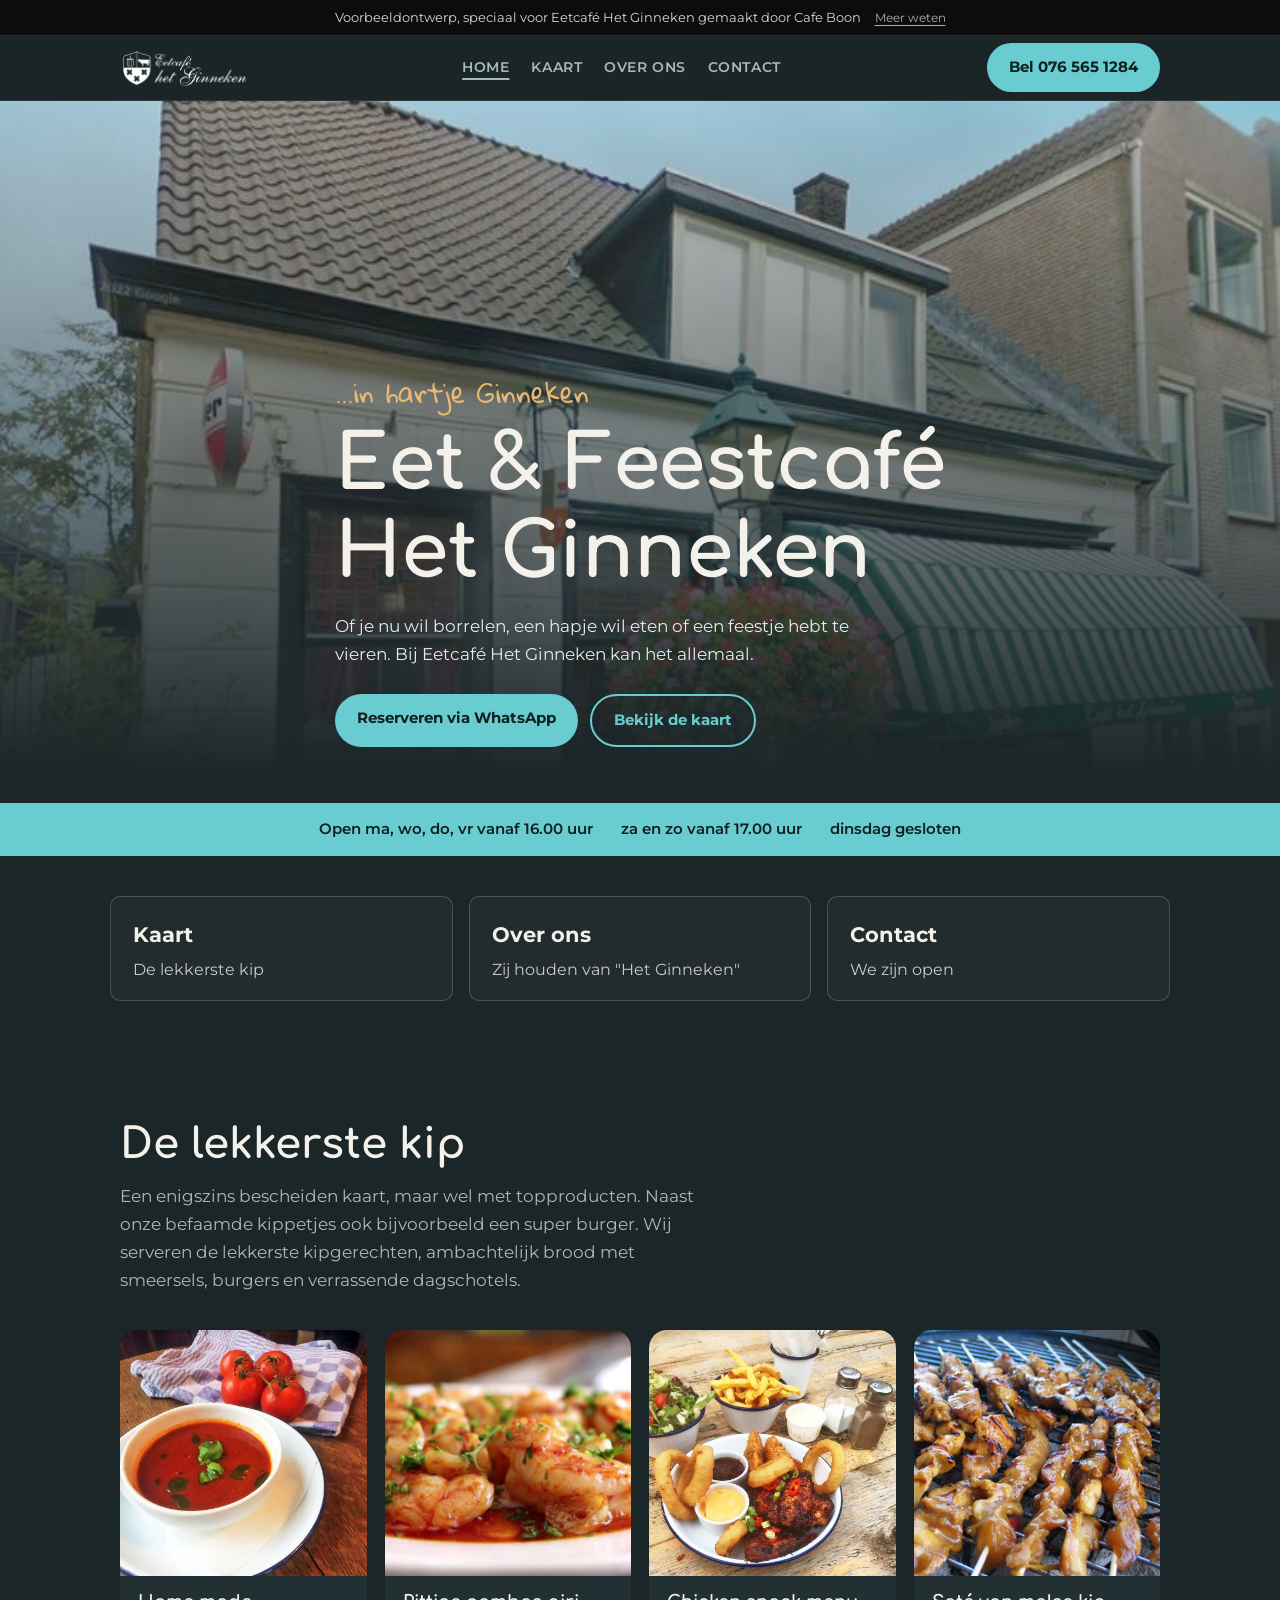
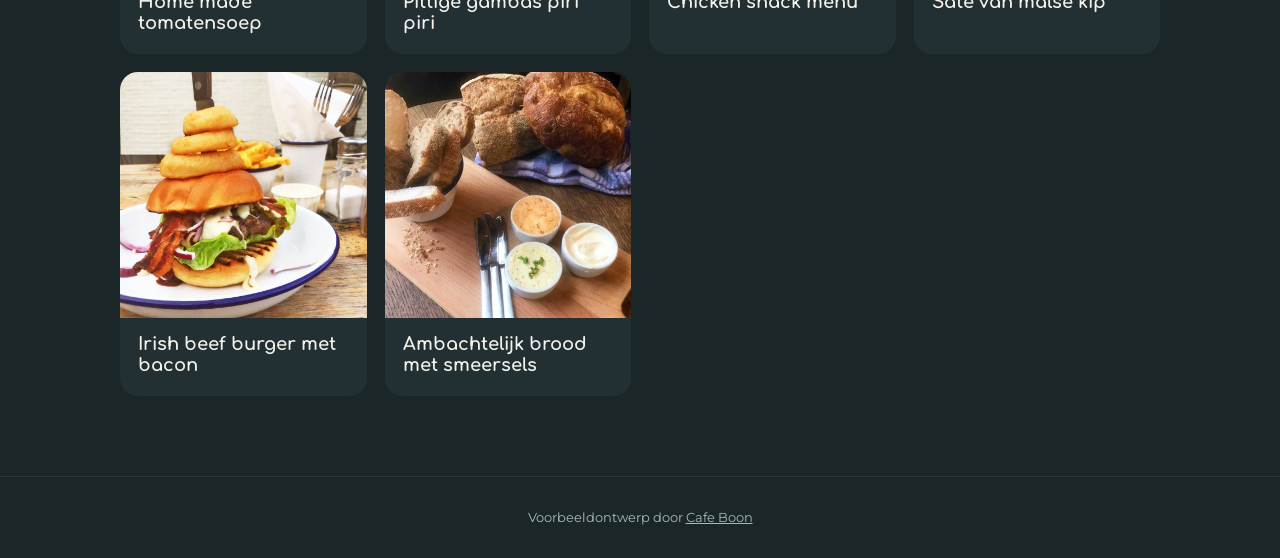
<file: index.html>
<!doctype html>
<html lang="nl">
<head>
<meta charset="utf-8">
<meta name="viewport" content="width=device-width,initial-scale=1">
<title>Eetcafé Het Ginneken | Spit-braadkip in hartje Ginneken, Breda</title>
<meta name="description" content="Eetcafé Het Ginneken aan de Ginnekenweg in Breda. Bekend van de spit-braadkip, burgers, een gezellig terras en feesten van 20 tot 200 personen.">
<meta name="robots" content="noindex">
<meta property="og:title" content="Eetcafé Het Ginneken, Breda">
<meta property="og:description" content="Spit-braadkip, burgers, terrastuin en feesten in hartje Ginneken.">
<meta property="og:image" content="https://hetginneken.cafeboon.com/images/og.jpg">
<meta property="og:type" content="website">
<link rel="icon" href="images/favicon.png">
<link rel="preconnect" href="https://fonts.googleapis.com"><link rel="preconnect" href="https://fonts.gstatic.com" crossorigin>
<link href="https://fonts.googleapis.com/css2?family=Comfortaa:wght@600;700&family=Gloria+Hallelujah&family=Montserrat:wght@400;600&display=swap" rel="stylesheet">
<link rel="stylesheet" href="style.css">
</head>
<body>
<div class="vb-banner" role="note"><span>Voorbeeldontwerp, speciaal voor Eetcafé Het Ginneken gemaakt door Cafe Boon</span><a href="https://cafeboon.com">Meer weten</a></div>
<header><div class="wrap">
<a href="index.html"><img alt="Eetcafé Het Ginneken" height="40" src="images/logo-wit.png" width="136"/></a>
<nav><a aria-current="page" href="index.html">Home</a><a href="aanbod.html">Kaart</a><a href="over.html">Over ons</a><a href="contact.html">Contact</a></nav>
<a class="btn" href="tel:+31765651284">Bel 076 565 1284</a>
</div></header>
<div aria-label="Pagina's" class="sn-bar" role="navigation"><a aria-current="page" class="sn-link" href="index.html">Home</a><a class="sn-link" href="aanbod.html">Kaart</a><a class="sn-link" href="over.html">Over ons</a><a class="sn-link" href="contact.html">Contact</a></div>
<div class="hero"><div class="wrap">
<div class="script">...in hartje Ginneken</div>
<h1>Eet &amp; Feestcafé<br/>Het Ginneken</h1>
<p>Of je nu wil borrelen, een hapje wil eten of een feestje hebt te vieren. Bij Eetcafé Het Ginneken kan het allemaal.</p>
<div class="row"><a class="btn" href="https://wa.me/31653794141">Reserveren via WhatsApp</a><a class="btn ghost" href="aanbod.html">Bekijk de kaart</a></div>
</div></div>
<div class="now"><div class="wrap"><span>Open ma, wo, do, vr vanaf 16.00 uur</span><span>za en zo vanaf 17.00 uur</span><span>dinsdag gesloten</span></div></div>
<div class="sn-cards"><a class="sn-card" href="aanbod.html"><strong>Kaart</strong><span>De lekkerste kip</span></a><a class="sn-card" href="over.html"><strong>Over ons</strong><span>Zij houden van "Het Ginneken"</span></a><a class="sn-card" href="contact.html"><strong>Contact</strong><span>We zijn open</span></a></div>
<section><div class="wrap">
<h2>De lekkerste kip</h2>
<p class="lead">Een enigszins bescheiden kaart, maar wel met topproducten. Naast onze befaamde kippetjes ook bijvoorbeeld een super burger. Wij serveren de lekkerste kipgerechten, ambachtelijk brood met smeersels, burgers en verrassende dagschotels.</p>
<div class="menu">
<div class="dish"><img alt="Home made tomatensoep" loading="lazy" src="images/soep.jpg"/><h3>Home made tomatensoep</h3></div>
<div class="dish"><img alt="Pittige gambas piri piri" loading="lazy" src="images/gambas.jpg"/><h3>Pittige gambas piri piri</h3></div>
<div class="dish"><img alt="Chicken snack menu" loading="lazy" src="images/snacks.jpg"/><h3>Chicken snack menu</h3></div>
<div class="dish"><img alt="Saté van malse kip" loading="lazy" src="images/sate.jpg"/><h3>Saté van malse kip</h3></div>
<div class="dish"><img alt="Irish beef burger met bacon" loading="lazy" src="images/burger.jpg"/><h3>Irish beef burger met bacon</h3></div>
<div class="dish"><img alt="Ambachtelijk brood met smeersels" loading="lazy" src="images/smeersels.jpg"/><h3>Ambachtelijk brood met smeersels</h3></div>
</div>
</div></section>
<footer><div class="wrap">Voorbeeldontwerp door <a href="https://cafeboon.com">Cafe Boon</a></div></footer>
</body></html>
</file>
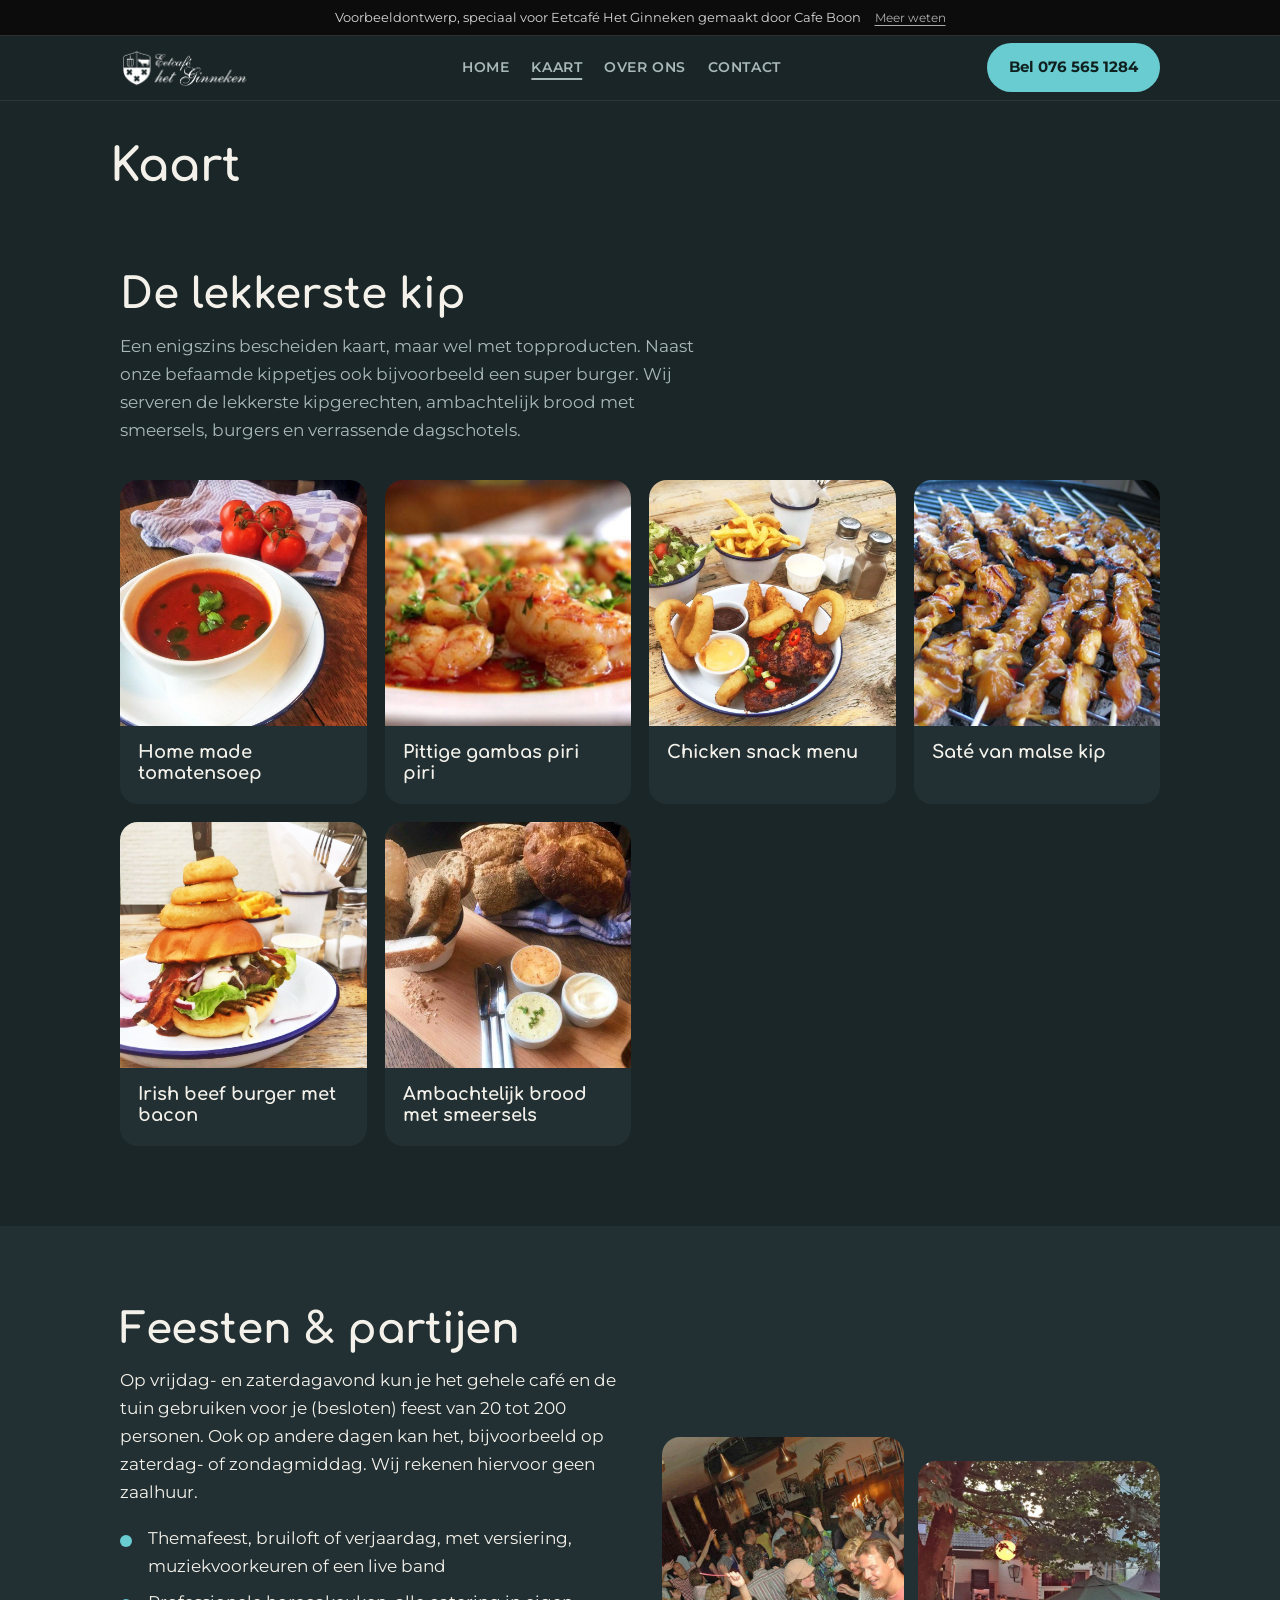
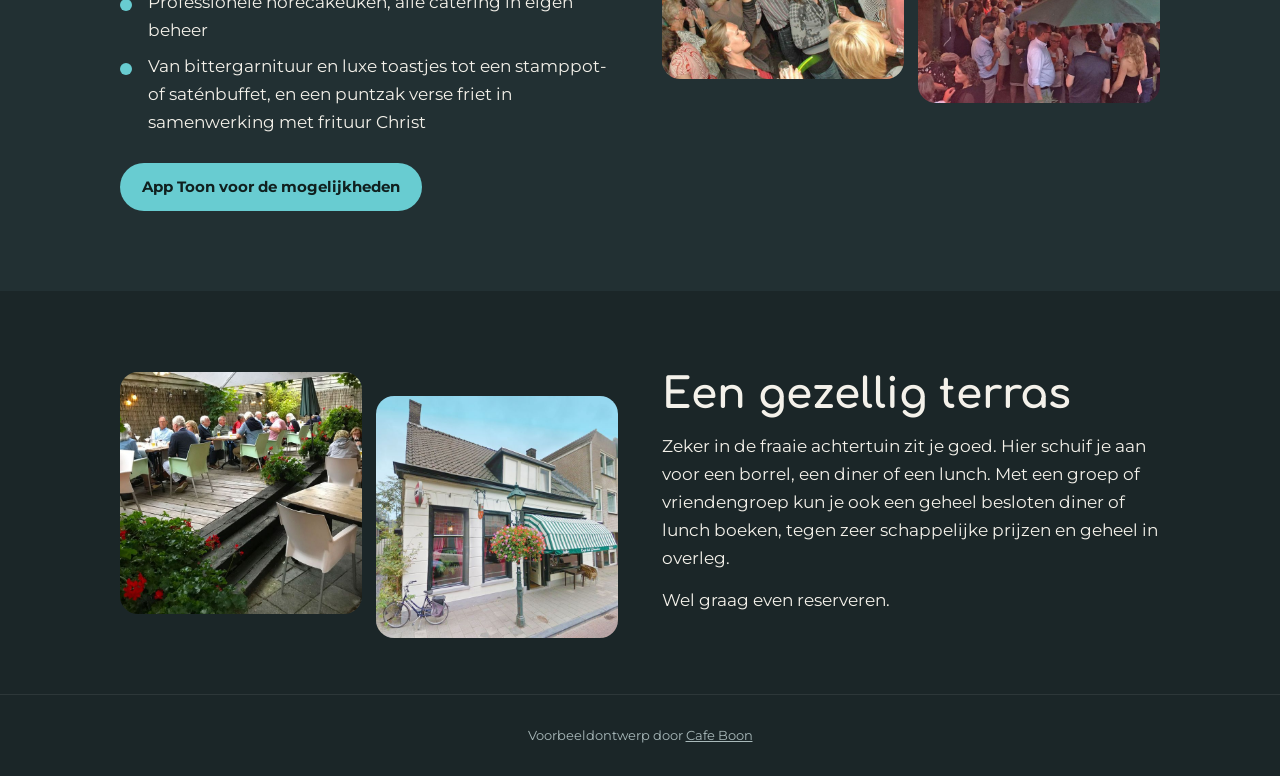
<file: aanbod.html>
<!doctype html>
<html lang="nl">
<head>
<meta charset="utf-8">
<meta name="viewport" content="width=device-width,initial-scale=1">
<title>Kaart | Eetcafé Het Ginneken</title>
<meta name="description" content="Eetcafé Het Ginneken aan de Ginnekenweg in Breda. Bekend van de spit-braadkip, burgers, een gezellig terras en feesten van 20 tot 200 personen.">
<meta name="robots" content="noindex">
<meta property="og:title" content="Eetcafé Het Ginneken, Breda">
<meta property="og:description" content="Spit-braadkip, burgers, terrastuin en feesten in hartje Ginneken.">
<meta property="og:image" content="https://hetginneken.cafeboon.com/images/og.jpg">
<meta property="og:type" content="website">
<link rel="icon" href="images/favicon.png">
<link rel="preconnect" href="https://fonts.googleapis.com"><link rel="preconnect" href="https://fonts.gstatic.com" crossorigin>
<link href="https://fonts.googleapis.com/css2?family=Comfortaa:wght@600;700&family=Gloria+Hallelujah&family=Montserrat:wght@400;600&display=swap" rel="stylesheet">
<link rel="stylesheet" href="style.css">
</head>
<body>
<div class="vb-banner" role="note"><span>Voorbeeldontwerp, speciaal voor Eetcafé Het Ginneken gemaakt door Cafe Boon</span><a href="https://cafeboon.com">Meer weten</a></div>
<header><div class="wrap">
<a href="index.html"><img alt="Eetcafé Het Ginneken" height="40" src="images/logo-wit.png" width="136"/></a>
<nav><a href="index.html">Home</a><a aria-current="page" href="aanbod.html">Kaart</a><a href="over.html">Over ons</a><a href="contact.html">Contact</a></nav>
<a class="btn" href="tel:+31765651284">Bel 076 565 1284</a>
</div></header>
<div aria-label="Pagina's" class="sn-bar" role="navigation"><a class="sn-link" href="index.html">Home</a><a aria-current="page" class="sn-link" href="aanbod.html">Kaart</a><a class="sn-link" href="over.html">Over ons</a><a class="sn-link" href="contact.html">Contact</a></div>
<div class="sn-head"><h1>Kaart</h1></div>
<section id="kaart"><div class="wrap">
<h2>De lekkerste kip</h2>
<p class="lead">Een enigszins bescheiden kaart, maar wel met topproducten. Naast onze befaamde kippetjes ook bijvoorbeeld een super burger. Wij serveren de lekkerste kipgerechten, ambachtelijk brood met smeersels, burgers en verrassende dagschotels.</p>
<div class="menu">
<div class="dish"><img alt="Home made tomatensoep" loading="lazy" src="images/soep.jpg"/><h3>Home made tomatensoep</h3></div>
<div class="dish"><img alt="Pittige gambas piri piri" loading="lazy" src="images/gambas.jpg"/><h3>Pittige gambas piri piri</h3></div>
<div class="dish"><img alt="Chicken snack menu" loading="lazy" src="images/snacks.jpg"/><h3>Chicken snack menu</h3></div>
<div class="dish"><img alt="Saté van malse kip" loading="lazy" src="images/sate.jpg"/><h3>Saté van malse kip</h3></div>
<div class="dish"><img alt="Irish beef burger met bacon" loading="lazy" src="images/burger.jpg"/><h3>Irish beef burger met bacon</h3></div>
<div class="dish"><img alt="Ambachtelijk brood met smeersels" loading="lazy" src="images/smeersels.jpg"/><h3>Ambachtelijk brood met smeersels</h3></div>
</div>
</div></section>
<section class="alt" id="feesten"><div class="wrap split">
<div>
<h2>Feesten &amp; partijen</h2>
<p>Op vrijdag- en zaterdagavond kun je het gehele café en de tuin gebruiken voor je (besloten) feest van 20 tot 200 personen. Ook op andere dagen kan het, bijvoorbeeld op zaterdag- of zondagmiddag. Wij rekenen hiervoor geen zaalhuur.</p>
<ul class="tick">
<li>Themafeest, bruiloft of verjaardag, met versiering, muziekvoorkeuren of een live band</li>
<li>Professionele horecakeuken, alle catering in eigen beheer</li>
<li>Van bittergarnituur en luxe toastjes tot een stamppot- of saténbuffet, en een puntzak verse friet in samenwerking met frituur Christ</li>
</ul>
<a class="btn" href="https://wa.me/31653794141">App Toon voor de mogelijkheden</a>
</div>
<div class="photos"><img alt="Feest in het café" loading="lazy" src="images/feestbinnen.jpg"/><img alt="Feest op het terras" loading="lazy" src="images/feestbuiten.jpg"/></div>
</div></section>
<section id="tuin"><div class="wrap split">
<div class="photos"><img alt="De terrastuin" loading="lazy" src="images/tuin.jpg"/><img alt="Het pand aan de Ginnekenweg" loading="lazy" src="images/pand.jpg"/></div>
<div>
<h2>Een gezellig terras</h2>
<p>Zeker in de fraaie achtertuin zit je goed. Hier schuif je aan voor een borrel, een diner of een lunch. Met een groep of vriendengroep kun je ook een geheel besloten diner of lunch boeken, tegen zeer schappelijke prijzen en geheel in overleg.</p>
<p style="margin-top:14px">Wel graag even reserveren.</p>
</div>
</div></section>
<footer><div class="wrap">Voorbeeldontwerp door <a href="https://cafeboon.com">Cafe Boon</a></div></footer>
</body></html>
</file>
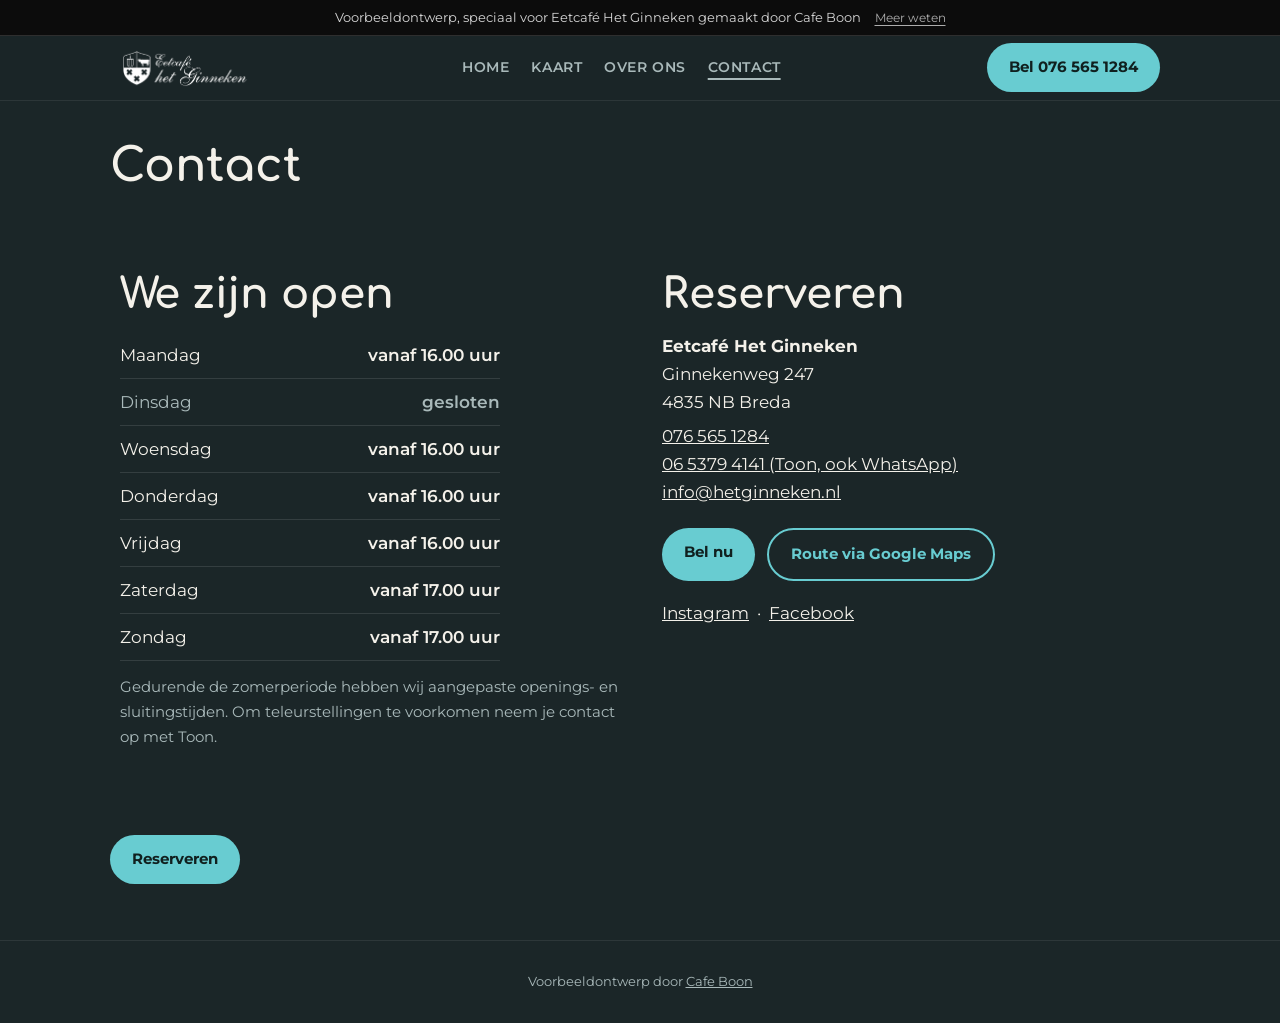
<file: contact.html>
<!doctype html>
<html lang="nl">
<head>
<meta charset="utf-8">
<meta name="viewport" content="width=device-width,initial-scale=1">
<title>Contact | Eetcafé Het Ginneken</title>
<meta name="description" content="Eetcafé Het Ginneken aan de Ginnekenweg in Breda. Bekend van de spit-braadkip, burgers, een gezellig terras en feesten van 20 tot 200 personen.">
<meta name="robots" content="noindex">
<meta property="og:title" content="Eetcafé Het Ginneken, Breda">
<meta property="og:description" content="Spit-braadkip, burgers, terrastuin en feesten in hartje Ginneken.">
<meta property="og:image" content="https://hetginneken.cafeboon.com/images/og.jpg">
<meta property="og:type" content="website">
<link rel="icon" href="images/favicon.png">
<link rel="preconnect" href="https://fonts.googleapis.com"><link rel="preconnect" href="https://fonts.gstatic.com" crossorigin>
<link href="https://fonts.googleapis.com/css2?family=Comfortaa:wght@600;700&family=Gloria+Hallelujah&family=Montserrat:wght@400;600&display=swap" rel="stylesheet">
<link rel="stylesheet" href="style.css">
</head>
<body>
<div class="vb-banner" role="note"><span>Voorbeeldontwerp, speciaal voor Eetcafé Het Ginneken gemaakt door Cafe Boon</span><a href="https://cafeboon.com">Meer weten</a></div>
<header><div class="wrap">
<a href="index.html"><img alt="Eetcafé Het Ginneken" height="40" src="images/logo-wit.png" width="136"/></a>
<nav><a href="index.html">Home</a><a href="aanbod.html">Kaart</a><a href="over.html">Over ons</a><a aria-current="page" href="contact.html">Contact</a></nav>
<a class="btn" href="tel:+31765651284">Bel 076 565 1284</a>
</div></header>
<div aria-label="Pagina's" class="sn-bar" role="navigation"><a class="sn-link" href="index.html">Home</a><a class="sn-link" href="aanbod.html">Kaart</a><a class="sn-link" href="over.html">Over ons</a><a aria-current="page" class="sn-link" href="contact.html">Contact</a></div>
<div class="sn-head"><h1>Contact</h1></div>
<section id="contact"><div class="wrap info">
<div>
<h2>We zijn open</h2>
<table>
<tr><td>Maandag</td><td>vanaf 16.00 uur</td></tr>
<tr class="closed"><td>Dinsdag</td><td>gesloten</td></tr>
<tr><td>Woensdag</td><td>vanaf 16.00 uur</td></tr>
<tr><td>Donderdag</td><td>vanaf 16.00 uur</td></tr>
<tr><td>Vrijdag</td><td>vanaf 16.00 uur</td></tr>
<tr><td>Zaterdag</td><td>vanaf 17.00 uur</td></tr>
<tr><td>Zondag</td><td>vanaf 17.00 uur</td></tr>
</table>
<p style="color:var(--mute);margin-top:14px;font-size:15px">Gedurende de zomerperiode hebben wij aangepaste openings- en sluitingstijden. Om teleurstellingen te voorkomen neem je contact op met Toon.</p>
</div>
<div>
<h2>Reserveren</h2>
<p><b>Eetcafé Het Ginneken</b><br/>Ginnekenweg 247<br/>4835 NB Breda</p>
<p><a href="tel:+31765651284">076 565 1284</a><br/><a href="https://wa.me/31653794141">06 5379 4141 (Toon, ook WhatsApp)</a><br/><a href="mailto:info@hetginneken.nl">info@hetginneken.nl</a></p>
<div class="cta"><a class="btn" href="tel:+31765651284">Bel nu</a><a class="btn ghost" href="https://www.google.com/maps/search/?api=1&amp;query=Ginnekenweg+247+4835+NB+Breda">Route via Google Maps</a></div>
<p style="margin-top:18px"><a href="https://www.instagram.com/cafe.het.ginneken">Instagram</a>  ·  <a href="https://www.facebook.com/Cafe-het-Ginneken">Facebook</a></p>
</div>
</div></section>
<section class="sn-formsec sn-formlink"><div class="sn-formwrap"><a class="btn" href="reserveren.html">Reserveren</a></div></section>
<footer><div class="wrap">Voorbeeldontwerp door <a href="https://cafeboon.com">Cafe Boon</a></div></footer>
</body></html>
</file>
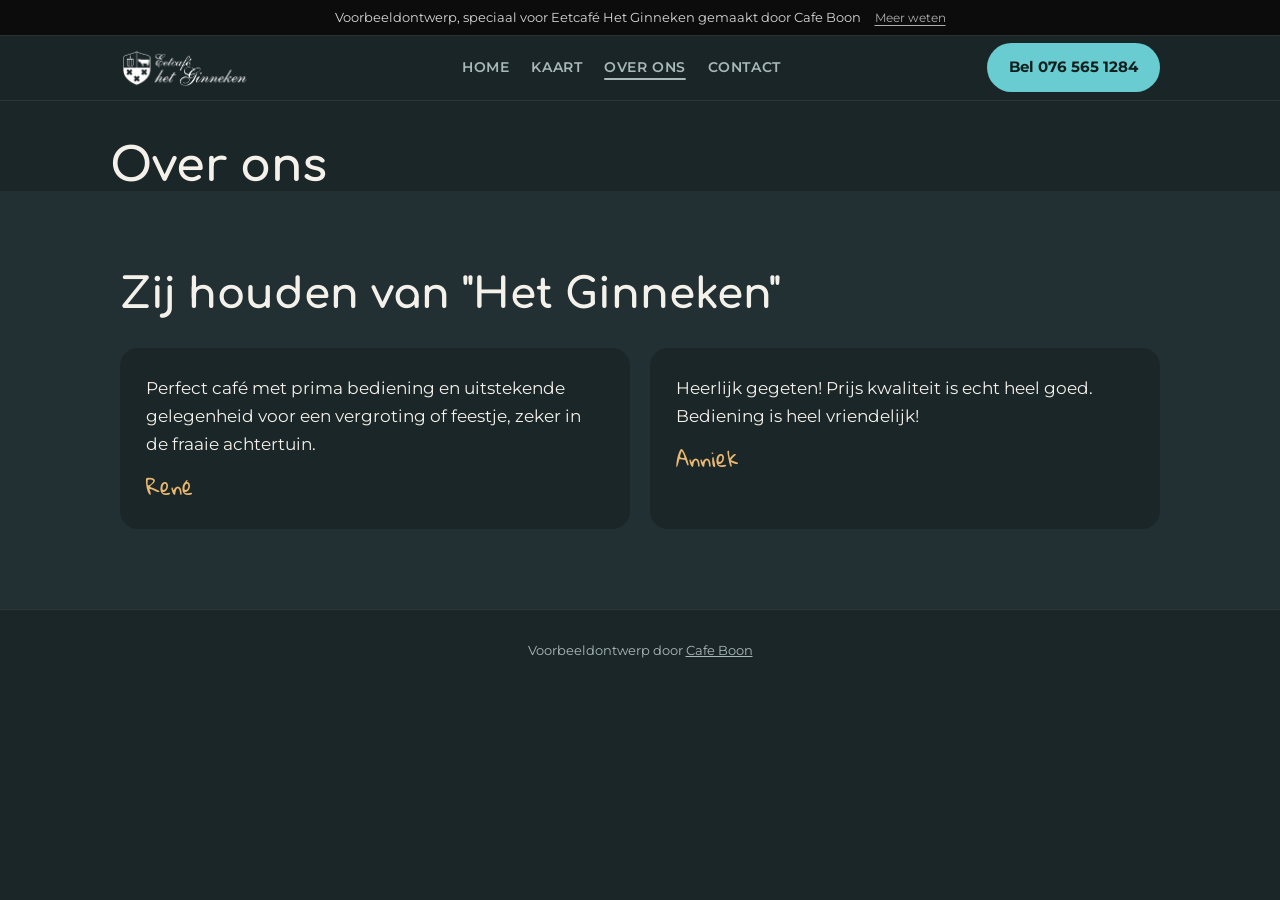
<file: over.html>
<!doctype html>
<html lang="nl">
<head>
<meta charset="utf-8">
<meta name="viewport" content="width=device-width,initial-scale=1">
<title>Over ons | Eetcafé Het Ginneken</title>
<meta name="description" content="Eetcafé Het Ginneken aan de Ginnekenweg in Breda. Bekend van de spit-braadkip, burgers, een gezellig terras en feesten van 20 tot 200 personen.">
<meta name="robots" content="noindex">
<meta property="og:title" content="Eetcafé Het Ginneken, Breda">
<meta property="og:description" content="Spit-braadkip, burgers, terrastuin en feesten in hartje Ginneken.">
<meta property="og:image" content="https://hetginneken.cafeboon.com/images/og.jpg">
<meta property="og:type" content="website">
<link rel="icon" href="images/favicon.png">
<link rel="preconnect" href="https://fonts.googleapis.com"><link rel="preconnect" href="https://fonts.gstatic.com" crossorigin>
<link href="https://fonts.googleapis.com/css2?family=Comfortaa:wght@600;700&family=Gloria+Hallelujah&family=Montserrat:wght@400;600&display=swap" rel="stylesheet">
<link rel="stylesheet" href="style.css">
</head>
<body>
<div class="vb-banner" role="note"><span>Voorbeeldontwerp, speciaal voor Eetcafé Het Ginneken gemaakt door Cafe Boon</span><a href="https://cafeboon.com">Meer weten</a></div>
<header><div class="wrap">
<a href="index.html"><img alt="Eetcafé Het Ginneken" height="40" src="images/logo-wit.png" width="136"/></a>
<nav><a href="index.html">Home</a><a href="aanbod.html">Kaart</a><a aria-current="page" href="over.html">Over ons</a><a href="contact.html">Contact</a></nav>
<a class="btn" href="tel:+31765651284">Bel 076 565 1284</a>
</div></header>
<div aria-label="Pagina's" class="sn-bar" role="navigation"><a class="sn-link" href="index.html">Home</a><a class="sn-link" href="aanbod.html">Kaart</a><a aria-current="page" class="sn-link" href="over.html">Over ons</a><a class="sn-link" href="contact.html">Contact</a></div>
<div class="sn-head"><h1>Over ons</h1></div>
<section class="alt"><div class="wrap">
<h2>Zij houden van "Het Ginneken"</h2>
<div class="quotes" style="margin-top:28px">
<blockquote class="s">Perfect café met prima bediening en uitstekende gelegenheid voor een vergroting of feestje, zeker in de fraaie achtertuin.<b>René</b></blockquote>
<blockquote class="s">Heerlijk gegeten! Prijs kwaliteit is echt heel goed. Bediening is heel vriendelijk!<b>Anniek</b></blockquote>
</div>
</div></section>
<footer><div class="wrap">Voorbeeldontwerp door <a href="https://cafeboon.com">Cafe Boon</a></div></footer>
</body></html>
</file>
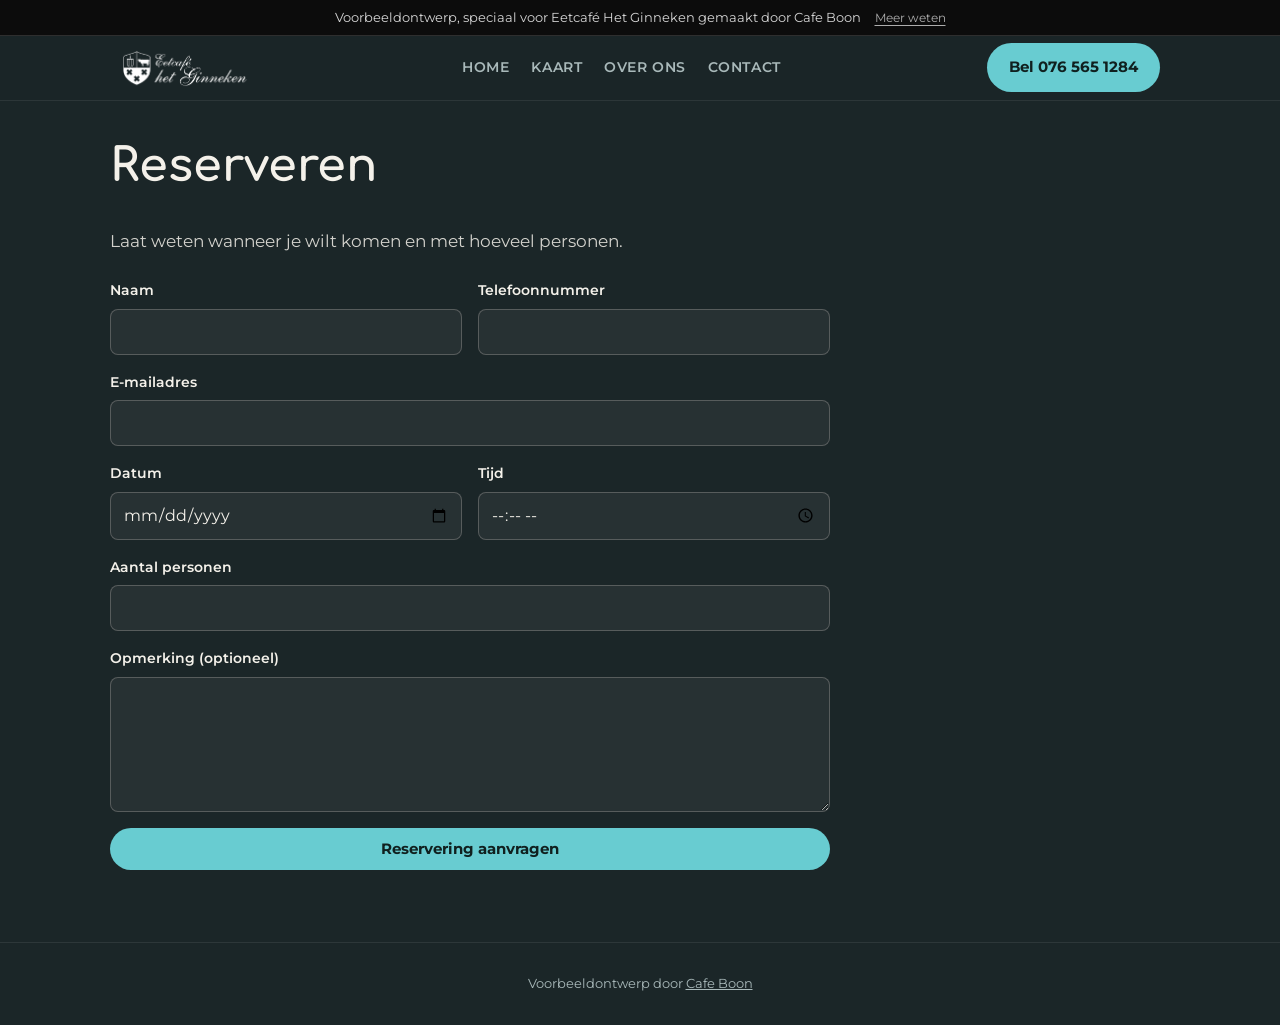
<file: reserveren.html>
<!doctype html>
<html lang="nl">
<head>
<meta charset="utf-8">
<meta name="viewport" content="width=device-width,initial-scale=1">
<title>Reserveren | Eetcafé Het Ginneken</title>
<meta name="description" content="Reserveren bij Eetcafé Het Ginneken.">
<meta name="robots" content="noindex">
<meta property="og:title" content="Eetcafé Het Ginneken, Breda">
<meta property="og:description" content="Spit-braadkip, burgers, terrastuin en feesten in hartje Ginneken.">
<meta property="og:image" content="https://hetginneken.cafeboon.com/images/og.jpg">
<meta property="og:type" content="website">
<link rel="icon" href="images/favicon.png">
<link rel="preconnect" href="https://fonts.googleapis.com"><link rel="preconnect" href="https://fonts.gstatic.com" crossorigin>
<link href="https://fonts.googleapis.com/css2?family=Comfortaa:wght@600;700&family=Gloria+Hallelujah&family=Montserrat:wght@400;600&display=swap" rel="stylesheet">
<link rel="stylesheet" href="style.css">
</head>
<body>
<div class="vb-banner" role="note"><span>Voorbeeldontwerp, speciaal voor Eetcafé Het Ginneken gemaakt door Cafe Boon</span><a href="https://cafeboon.com">Meer weten</a></div>
<header><div class="wrap">
<a href="index.html"><img alt="Eetcafé Het Ginneken" height="40" src="images/logo-wit.png" width="136"/></a>
<nav><a href="index.html">Home</a><a href="aanbod.html">Kaart</a><a href="over.html">Over ons</a><a href="contact.html">Contact</a></nav>
<a class="btn" href="tel:+31765651284">Bel 076 565 1284</a>
</div></header>
<div aria-label="Pagina's" class="sn-bar" role="navigation"><a class="sn-link" href="index.html">Home</a><a class="sn-link" href="aanbod.html">Kaart</a><a class="sn-link" href="over.html">Over ons</a><a class="sn-link" href="contact.html">Contact</a></div>
<div class="sn-head"><h1>Reserveren</h1></div>
<section class="sn-formsec" id="formulier"><div class="sn-formwrap"><p class="sn-lead">Laat weten wanneer je wilt komen en met hoeveel personen.</p><form class="sn-form" id="sn-form"><div class="sn-field"><label for="naam">Naam</label><input id="naam" name="naam" type="text" required autocomplete="name"></div><div class="sn-field"><label for="tel">Telefoonnummer</label><input id="tel" name="tel" type="tel" required autocomplete="tel"></div><div class="sn-field full"><label for="email">E-mailadres</label><input id="email" name="email" type="email" required autocomplete="email"></div><div class="sn-field"><label for="datum">Datum</label><input id="datum" name="datum" type="date" required></div><div class="sn-field"><label for="tijd">Tijd</label><input id="tijd" name="tijd" type="time" required></div><div class="sn-field full"><label for="personen">Aantal personen</label><input id="personen" name="personen" type="number" required min="1" inputmode="numeric"></div><div class="sn-field full"><label for="opm">Opmerking (optioneel)</label><textarea id="opm" name="opm" rows="5"></textarea></div><div class="sn-field full"><button class="btn" type="submit">Reservering aanvragen</button></div></form></div></section>
<script>(function(){var f=document.getElementById('sn-form');if(!f)return;f.addEventListener('submit',function(e){e.preventDefault();if(!f.checkValidity()){f.reportValidity();return;}var d=document.createElement('div');d.className='sn-done';d.setAttribute('role','status');d.tabIndex=-1;d.innerHTML='<h2>Bedankt voor je aanvraag</h2><p>Dit is een voorbeeldwebsite van Cafe Boon. Je aanvraag is daarom niet verstuurd. Neem voor een echte reservering contact op via <a href="tel:+31765651284">076 565 1284</a>.</p>';f.parentNode.replaceChild(d,f);d.focus();});})();</script>
<footer><div class="wrap">Voorbeeldontwerp door <a href="https://cafeboon.com">Cafe Boon</a></div></footer>
</body></html>
</file>
<file: style.css>
:root{--bg:#1b2628;--bg2:#223033;--ink:#f4f1ea;--mute:#a9b9ba;--acc:#68ccd1;--warm:#e9b872}
*{box-sizing:border-box;margin:0}
html{scroll-behavior:smooth}
body{background:var(--bg);color:var(--ink);font:17px/1.65 'Montserrat',system-ui,sans-serif}
img{display:block;max-width:100%}
a{color:inherit}
h1,h2,h3{font-family:'Comfortaa',sans-serif;font-weight:700;line-height:1.15}
.wrap{max-width:1080px;margin:0 auto;padding:0 20px}
header{position:sticky;top:0;z-index:20;background:rgba(27,38,40,.94);backdrop-filter:blur(8px);border-bottom:1px solid #ffffff14}
header .wrap{display:flex;align-items:center;justify-content:space-between;height:64px;gap:12px}
header img{height:40px;width:auto}
nav{display:flex;gap:22px;font-size:14px;font-weight:600;letter-spacing:.04em;text-transform:uppercase}
nav a{text-decoration:none;color:var(--mute)}nav a:hover{color:var(--acc)}
.btn{display:inline-block;background:var(--acc);color:#10201f;font-weight:700;text-decoration:none;padding:12px 22px;border-radius:999px;font-size:15px}
.btn.ghost{background:none;border:2px solid var(--acc);color:var(--acc)}
.hero{position:relative;min-height:78vh;display:grid;align-items:end;background:#000 url(images/pand.jpg) center 35%/cover}
.hero:after{content:"";position:absolute;inset:0;background:linear-gradient(0deg,#1b2628 4%,#1b262899 45%,#1b262822)}
.hero .wrap{position:relative;z-index:1;padding-bottom:56px}
.hero .script{font-family:'Gloria Hallelujah',cursive;color:var(--warm);font-size:26px}
.hero h1{font-size:clamp(38px,8vw,76px);margin:6px 0 16px}
.hero p{max-width:520px;color:#e4ecec;margin-bottom:26px}
.hero .row{display:flex;gap:12px;flex-wrap:wrap}
.now{background:var(--acc);color:#10201f;font-weight:600}
.now .wrap{padding:14px 20px;display:flex;gap:10px 28px;flex-wrap:wrap;justify-content:center;font-size:15px}
section{padding:80px 0}
h2{font-size:clamp(28px,5vw,42px);margin-bottom:12px}
.lead{color:var(--mute);max-width:600px;margin-bottom:36px}
.menu{display:grid;grid-template-columns:repeat(auto-fill,minmax(230px,1fr));gap:18px}
.dish{background:var(--bg2);border-radius:18px;overflow:hidden}
.dish img{aspect-ratio:1;object-fit:cover;width:100%}
.dish h3{font-size:18px;padding:16px 18px 20px}
.alt{background:var(--bg2)}
.split{display:grid;grid-template-columns:1fr 1fr;gap:44px;align-items:center}
.photos{display:grid;grid-template-columns:1fr 1fr;gap:14px}
.photos img{border-radius:18px;aspect-ratio:1;object-fit:cover;width:100%}
.photos img:nth-child(even){transform:translateY(24px)}
ul.tick{list-style:none;padding:0;margin:18px 0 26px}
ul.tick li{padding-left:28px;position:relative;margin:8px 0}
ul.tick li:before{content:"";position:absolute;left:0;top:.62em;width:12px;height:12px;border-radius:50%;background:var(--acc)}
.quotes{display:grid;grid-template-columns:1fr 1fr;gap:20px}
blockquote{background:var(--bg2);padding:26px;border-radius:18px;font-size:17px}
blockquote.s{background:var(--bg)}
blockquote b{display:block;margin-top:12px;font-family:'Gloria Hallelujah',cursive;color:var(--warm);font-weight:400;font-size:20px}
.info{display:grid;grid-template-columns:1fr 1fr;gap:44px}
table{border-collapse:collapse;width:100%;max-width:380px}
td{padding:9px 0;border-bottom:1px solid #ffffff1c}td:last-child{text-align:right;font-weight:600}
.closed td{color:var(--mute)}
.info p{margin:6px 0}
.cta{display:flex;flex-wrap:wrap;gap:12px;margin-top:22px}
footer{padding:30px 0;color:var(--mute);font-size:13px;text-align:center;border-top:1px solid #ffffff14}
footer a{color:var(--mute)}
@media(max-width:760px){nav{display:none}.split,.info,.quotes{grid-template-columns:1fr}section{padding:56px 0}.photos img:nth-child(even){transform:none}}
/* sitenav:start */
.sn-bar{display:none;gap:6px;overflow-x:auto;white-space:nowrap;-webkit-overflow-scrolling:touch;padding:8px 12px;background:inherit;color:inherit;font:inherit;line-height:1.2;border-bottom:1px solid rgba(128,128,128,.35);box-sizing:border-box;max-width:100%}
.sn-bar a.sn-link{flex:0 0 auto;padding:9px 15px;border-radius:999px;color:inherit;text-decoration:none;font-size:15px;font-weight:600;letter-spacing:0;text-transform:none;margin:0}
.sn-bar a.sn-link[aria-current="page"]{background:rgba(128,128,128,.2);box-shadow:inset 0 -2px 0 currentColor}
@media(max-width:760px){.sn-bar{display:flex}}
nav a[aria-current="page"]:not(.cta):not(.btn):not(.call){text-decoration:underline;text-underline-offset:6px;text-decoration-thickness:2px}
.sn-head{max-width:1100px;margin:0 auto;padding:40px 20px 0;box-sizing:border-box}
.sn-head h1{margin:0;color:inherit;font-size:clamp(30px,5vw,46px);line-height:1.1}
.sn-cards{max-width:1100px;margin:0 auto;padding:40px 20px;display:grid;grid-template-columns:repeat(auto-fit,minmax(230px,1fr));gap:16px;box-sizing:border-box}
.sn-card{display:block;padding:20px 22px;border:1px solid rgba(128,128,128,.45);border-radius:10px;background:rgba(128,128,128,.07);color:inherit;text-decoration:none;min-width:0}
.sn-card strong{display:block;font-size:1.25em;margin:0 0 6px;color:inherit}
.sn-card span{display:block;opacity:.8;font-size:.95em;line-height:1.4}
.sn-card:hover,.sn-card:focus-visible{border-color:currentColor}
/* sitenav:end */
/* voorbeeld-formulier:start */
@layer sn{.sn-form button.btn{border:0;font:inherit;cursor:pointer;line-height:1.2}}
.sn-formsec{padding:36px 0 72px}
.sn-formwrap{max-width:1100px;margin:0 auto;padding:0 20px;box-sizing:border-box}
.sn-formwrap>h2{margin:0 0 12px}
.sn-formwrap>.sn-lead,.sn-formwrap>.sn-form,.sn-formwrap>.sn-done{max-width:720px}
.sn-formwrap .sn-lead{margin:0 0 24px;opacity:.85}
.sn-form{display:grid;grid-template-columns:1fr 1fr;gap:16px}
.sn-field{display:flex;flex-direction:column;gap:6px;min-width:0;text-align:left}
.sn-field.full{grid-column:1/-1}
.sn-field label{font-size:14px;font-weight:600}
.sn-field input,.sn-field select,.sn-field textarea{font:inherit;font-size:16px;line-height:1.4;color:inherit;background:rgba(128,128,128,.12);border:1px solid rgba(128,128,128,.55);border-radius:8px;padding:11px 12px;width:100%;box-sizing:border-box;min-width:0;max-width:100%;-webkit-appearance:none;appearance:none}
.sn-field select{background-image:linear-gradient(45deg,transparent 50%,currentColor 50%),linear-gradient(135deg,currentColor 50%,transparent 50%);background-position:calc(100% - 20px) 50%,calc(100% - 15px) 50%;background-size:5px 5px;background-repeat:no-repeat;padding-right:38px}
.sn-field select option{color:#111;background:#fff}
.sn-field textarea{resize:vertical}
.sn-field input:focus,.sn-field select:focus,.sn-field textarea:focus{outline:2px solid currentColor;outline-offset:1px}
.sn-done{padding:28px;border:1px solid rgba(128,128,128,.55);border-radius:12px;background:rgba(128,128,128,.1)}
.sn-done h2{margin:0 0 10px}
.sn-done p{margin:0}
.sn-done a{text-decoration:underline;text-underline-offset:3px;font-weight:600}
.sn-formlink{padding:0 0 56px}
@media(max-width:640px){.sn-form{grid-template-columns:1fr}.sn-formsec{padding:24px 0 56px}}
/* voorbeeld-formulier:end */
/* voorbeeldbanner:start */
.vb-banner{display:flex;flex-wrap:wrap;justify-content:center;align-items:baseline;gap:2px 14px;padding:8px 16px;background:#0c0c0c;color:#d6d6d6;font-size:13px;line-height:1.45;letter-spacing:0;text-transform:none;font-weight:400;text-align:center;position:relative;z-index:1000;border-bottom:1px solid rgba(255,255,255,.14)}
.vb-banner a{color:inherit;opacity:.8;text-decoration:underline;text-underline-offset:3px;font-size:12px;font-weight:400;white-space:nowrap;letter-spacing:0;text-transform:none}
.vb-banner a:hover{opacity:1}
/* voorbeeldbanner:end */
</file>
